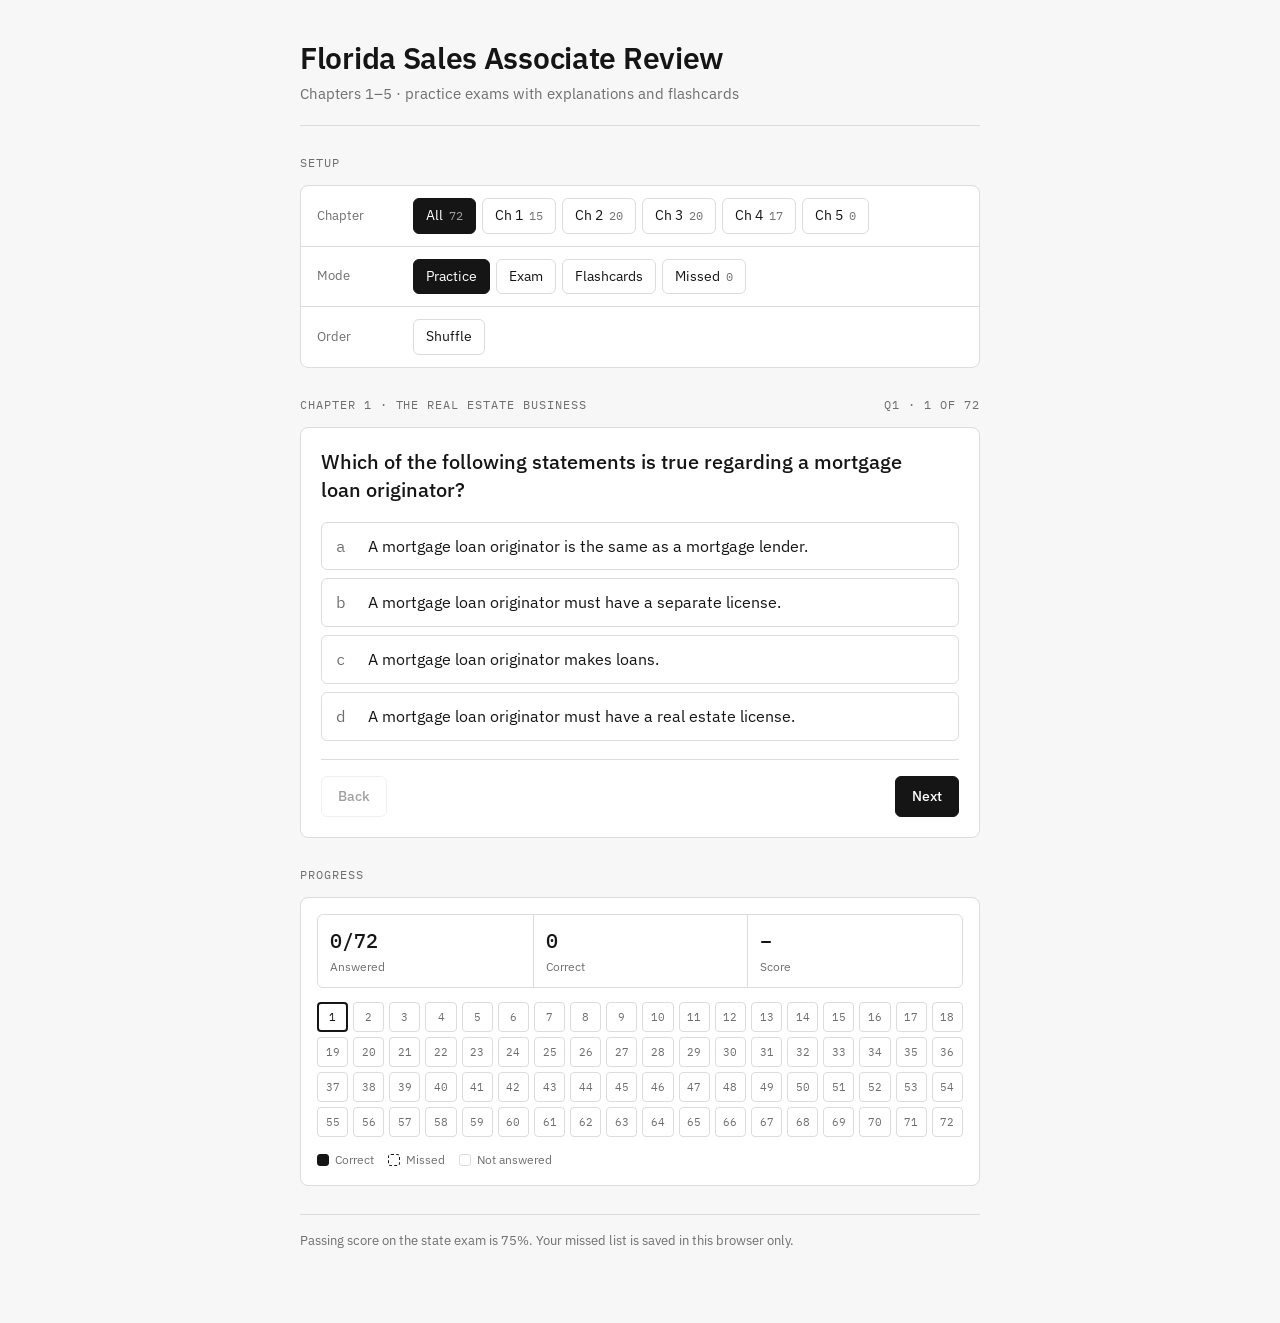
<file: index.html>
<!doctype html>
<html lang="en">
<head>
<meta charset="utf-8">
<meta name="viewport" content="width=device-width, initial-scale=1">
<title>Florida Sales Associate Review</title>
<meta http-equiv="refresh" content="0; url=real-estate/">
<link rel="canonical" href="real-estate/">
</head>
<body>
<p><a href="real-estate/">Go to the Florida Sales Associate Review</a></p>
</body>
</html>
</file>
